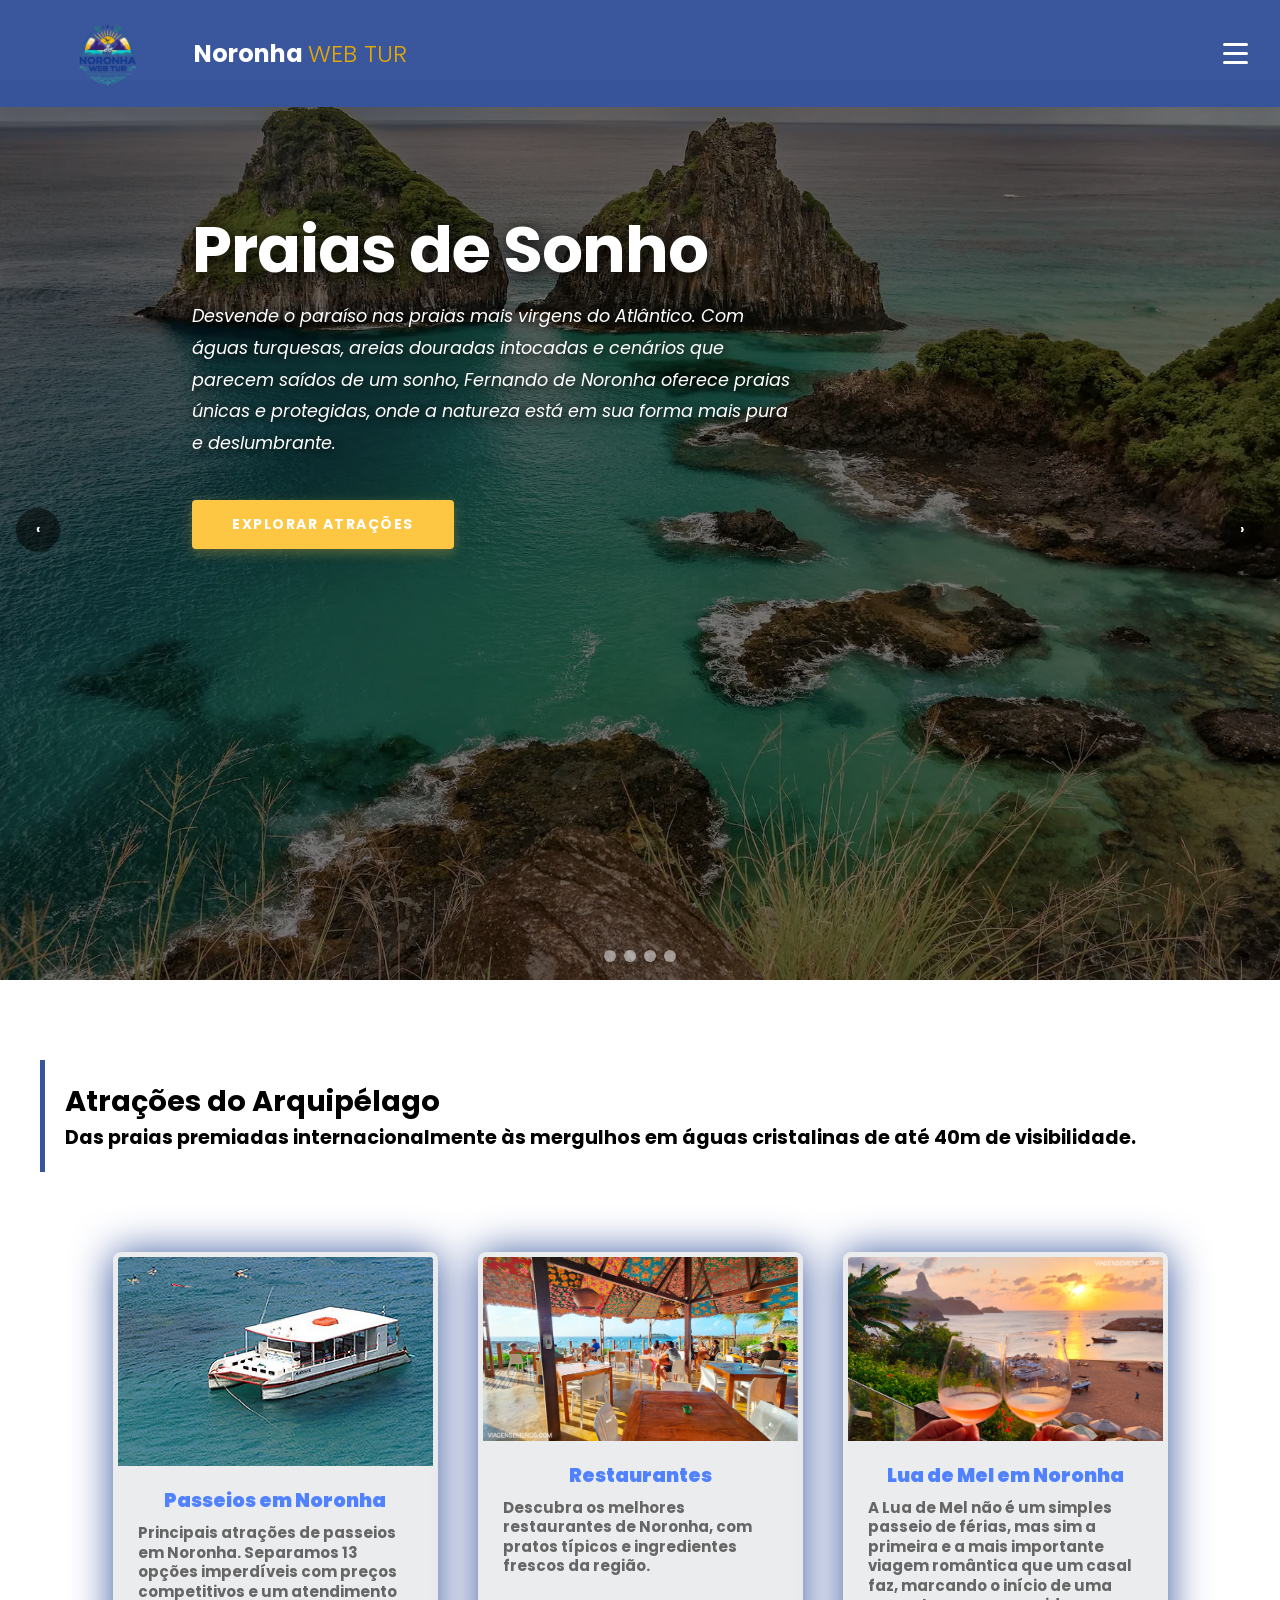
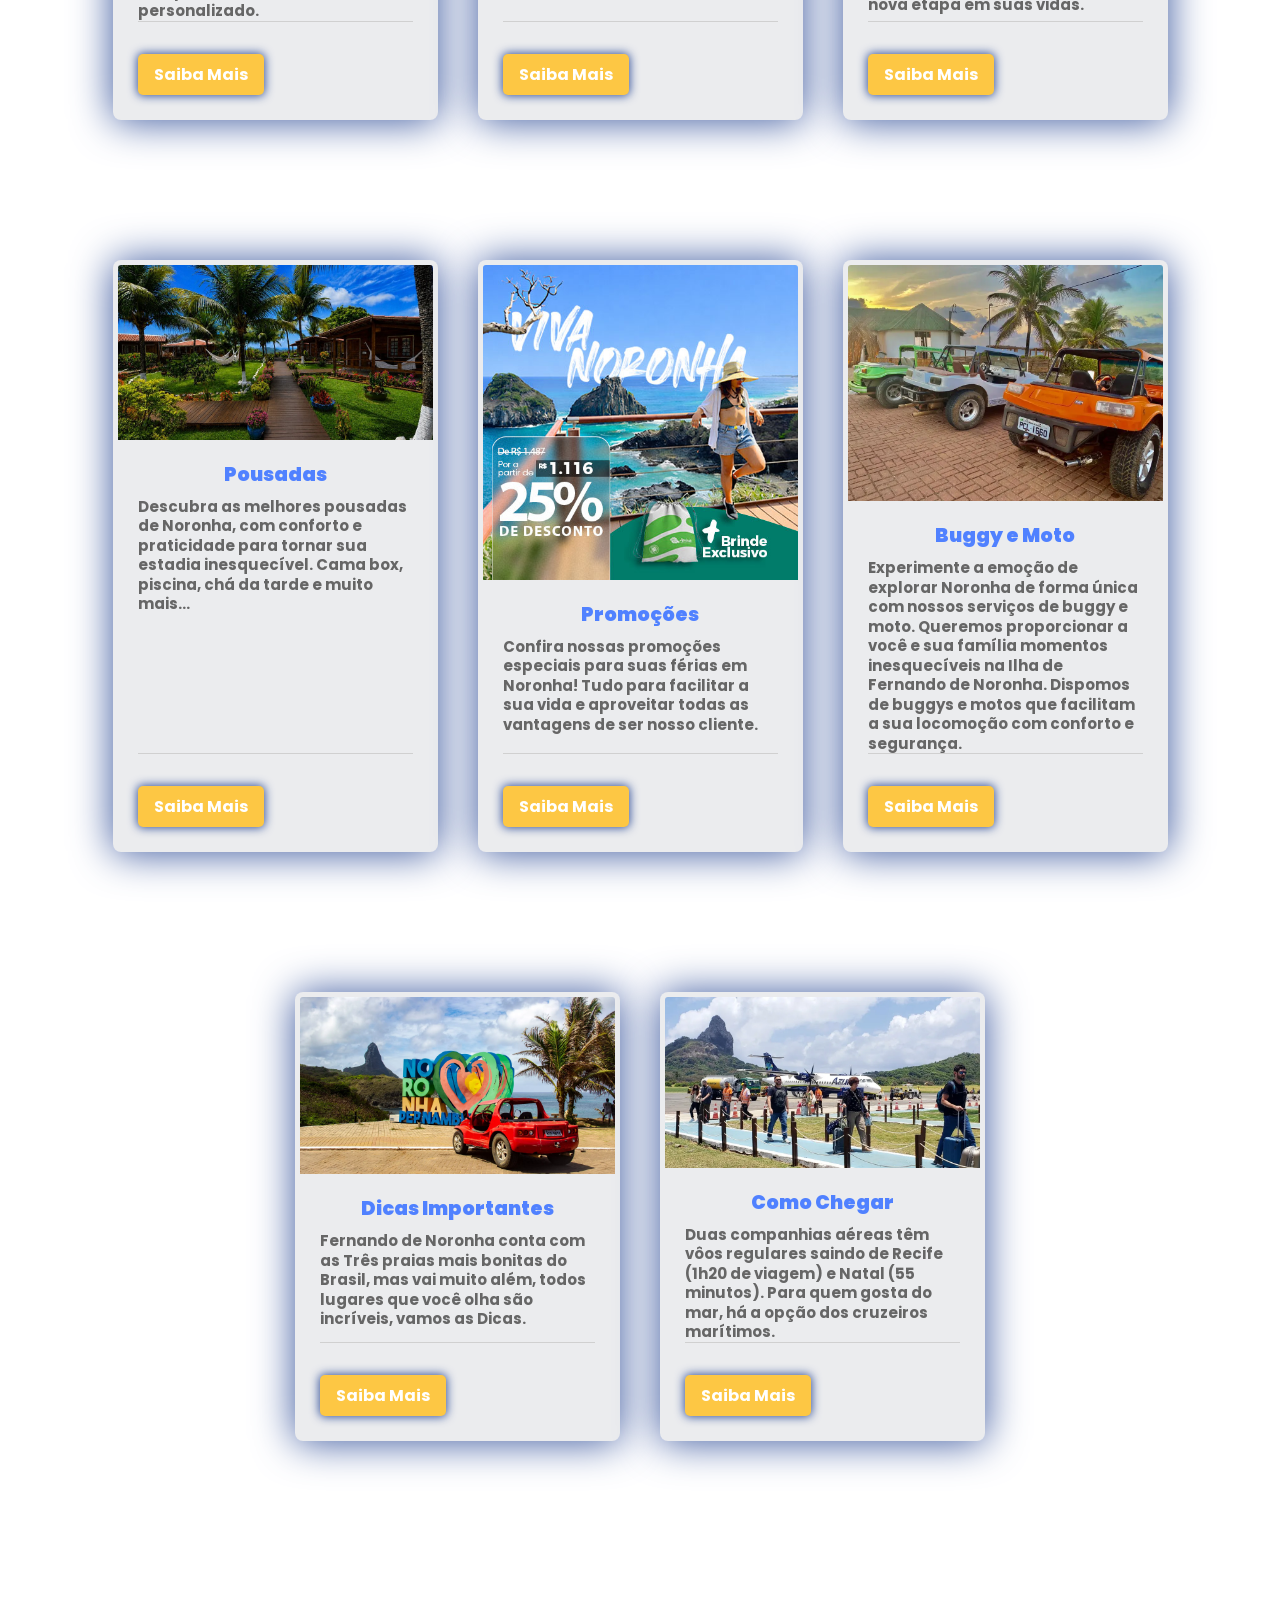
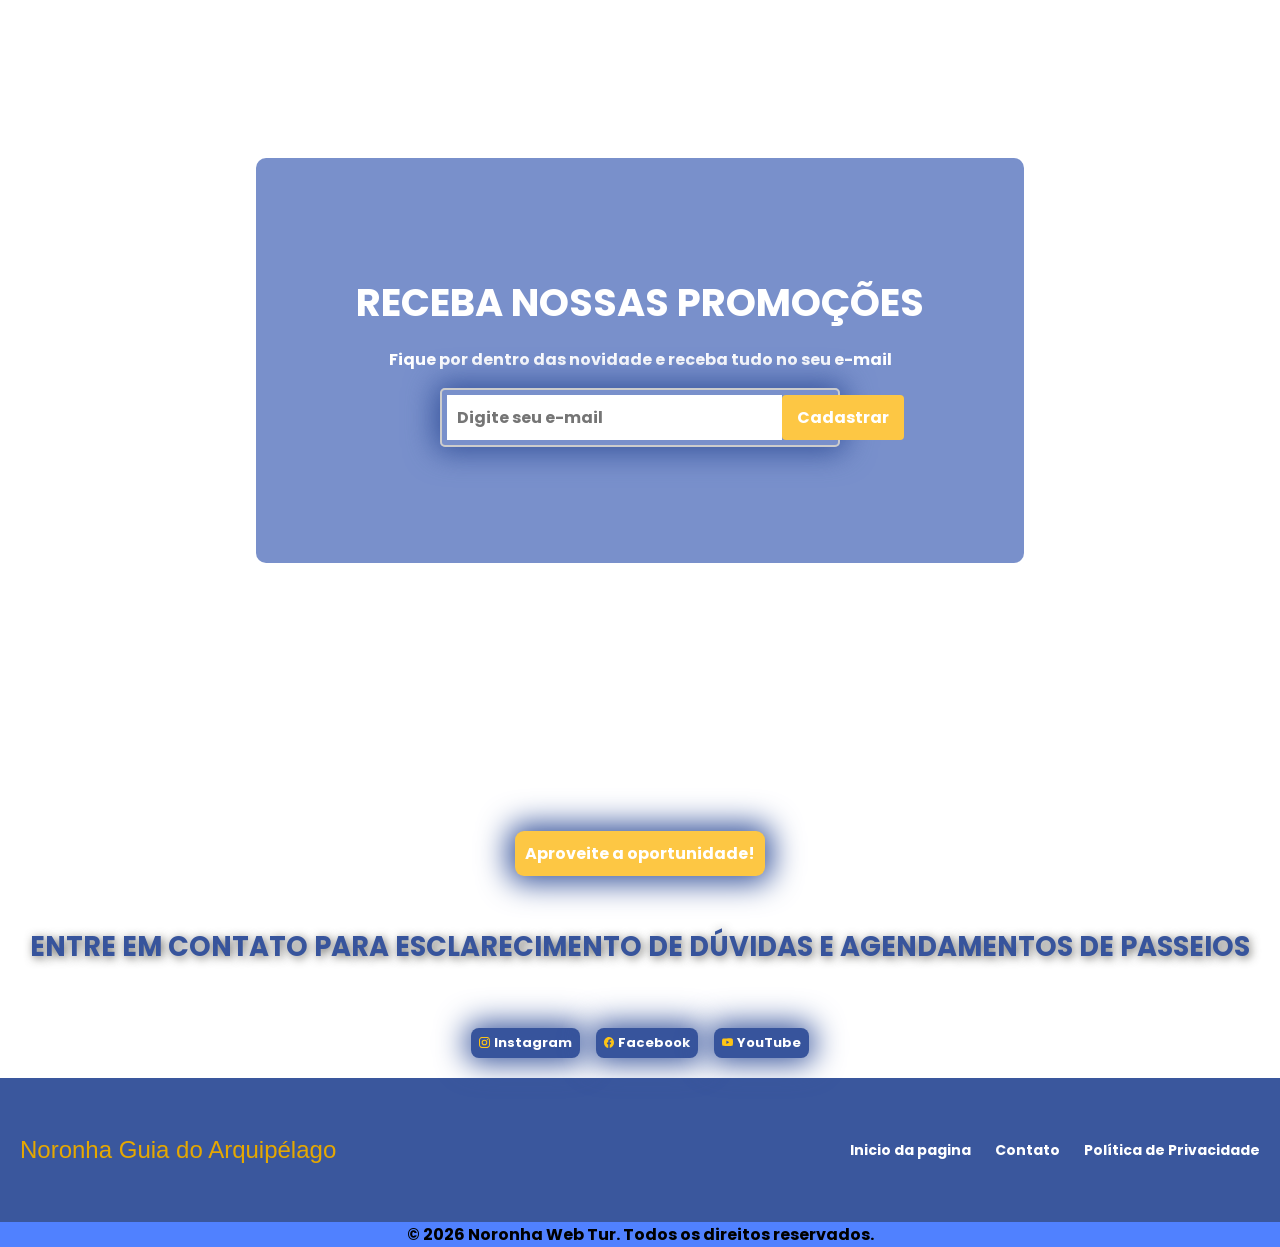
<file: index.html>
<!DOCTYPE html>
<html lang="pt-br">

<head>
    <meta charset="UTF-8">
    <meta name="viewport" content="width=device-width, initial-scale=1.0">
    <title>Noronha Web tur</title>
    <link rel="stylesheet" href="main.css">
    <link rel="stylesheet" href="https://cdn.jsdelivr.net/npm/swiper@11/swiper-bundle.min.css">
    <script src="https://cdn.jsdelivr.net/npm/swiper@11/swiper-bundle.min.js"></script>
    <link rel="preconnect" href="https://fonts.googleapis.com">
    <link rel="preconnect" href="https://fonts.gstatic.com" crossorigin>
    <link href="https://fonts.googleapis.com/css2?family=Poppins:wght@300;400;500;700&display=swap" rel="stylesheet">
</head>

<body> 
    <header>
        <div class="header-container">
            <div class="logo">
                <a href="index.html">
                    <img src="img/imagem-logo.png" alt="Logo Noronha  Web tur" >
                    <p class="slogan">Noronha <span>WEB TUR</span></p>
                </a>
            </div>

            <nav>
                <button class="hamburger" id="hamburger" aria-label="Menu">
                    <span></span>
                    <span></span>
                    <span></span>
                </button>

                <ul id="menu-nav" class="nav-menu">
                    <li class="menu-item">
                        <button class="menu-btn" id="btnNoronha">
                            Noronha ▼
                        </button>
                        <div id="menuNoronha" class="submenu">
                            <a href="mapa.html">MAPA DA ILHA</a>
                        </div>
                    </li>

                    <li><a href="pacotes.html">Pacotes</a></li>
                    <li><a href="restaurantes.html">Restaurantes</a></li>
                    <li><a href="passeios.html">Passeios</a></li>
                    <li><a href="reserva.html">Reservas</a></li>
                    <li><a href="pousadas.html">Pousadas</a></li>
                    <li><a href="comochegar.html">Como chegar</a></li>
                </ul>
            </nav>
        </div>
    </header>
    <main class="container">

        <section class="carrosel">

            <div class="list-item active">
                <img src="img/imagem-1.webp" alt="">

                <div class="card-texto">
                    <h2 class="titulo">Praias de Sonho</h2>
                    <p class="descricao">Desvende o paraíso nas praias mais virgens do Atlântico. Com águas turquesas,
                        areias douradas intocadas e cenários que parecem saídos de um sonho, Fernando de Noronha oferece
                        praias únicas e protegidas, onde a natureza está em sua forma mais pura e deslumbrante.
                    </p>
                    <div class="buttons">
                        <a href="#secao-atracoes" class="btn">Explorar Atrações</a>
                    </div>
                </div>
            </div>


            <div class="list-item">
                <img src="img/imagem-2.jpg" alt="">

                <div class="card-texto">
                    <h2 class="titulo">Mergulhe na Magia Marinha</h2>
                    <p class="descricao">Explore um universo subaquático extraordinário com recifes vibrantes,
                        tartarugas majestosas e golfinhos dançantes. Noronha é um santuário vivo onde você se conecta
                        com a natureza em seu estado mais puro, oferecendo mergulhos e snorkels que transformam sonhos
                        em realidade.
                    </p>
                    <div class="buttons">
                        <a href="#secao-atracoes" class="btn">Explorar Atrações</a>

                    </div>
                </div>
            </div>

            <div class="list-item">
                <img src="img/imagem-3.avif" alt="">

                <div class="card-texto">
                    <h2 class="titulo">Aventura e Contemplação</h2>
                    <p class="descricao">Caminhe por trilhas selvagens que revelam vistas de tirar o fôlego do Atlântico
                        infinito. Escarpas gigantescas, formações rochosas primitivas e pôr do sol avermelhado criam uma
                        sinfonia de paisagens que tocam a alma e deixam memórias eternas gravadas no coração.
                    </p>
                    <div class="buttons">
                        <a href="#secao-atracoes" class="btn">Explorar Atrações</a>
                    </div>
                </div>
            </div>

            <div class="list-item">
                <img src="img/imagem-formulario.jpg" alt="">

                <div class="card-texto">
                    <h2 class="titulo">Aventura e Contemplação</h2>
                    <p class="descricao">Caminhe por trilhas selvagens que revelam vistas de tirar o fôlego do Atlântico
                        infinito. Escarpas gigantescas, formações rochosas primitivas e pôr do sol avermelhado criam uma
                        sinfonia de paisagens que tocam a alma e deixam memórias eternas gravadas no coração.
                    </p>
                    <div class="buttons">
                        <a href="#secao-atracoes" class="btn">Explorar Atrações</a>
                    </div>
                </div>
            </div>

            <!-- Controles do carrossel -->
            <button class="carousel-btn prev" aria-label="Anterior">‹</button>
            <button class="carousel-btn next" aria-label="Próximo">›</button>

            <!-- Indicadores -->
            <div class="carousel-indicators" aria-hidden="false"></div>

        </section>
        <section>
            <div id="secao-atracoes" class="secao-atracoes">
                <div class="titulo-atracoes">
                    <h2>Atrações do Arquipélago</h2>
                    <p>Das praias premiadas internacionalmente às mergulhos em águas cristalinas de até 40m de
                        visibilidade.
                    </p>

                </div>
                <div class="cards-atracoes">
                    <div class="card">
                        <img src="img/passeios-600x399-90.jpg" alt="">
                        <div class="card-conteudo">
                            <h3>Passeios em Noronha</h3>
                            <p>Principais atrações de passeios em Noronha. Separamos 13 opções imperdíveis com preços
                                competitivos e um atendimento personalizado.</p>

                            <div class="card-bts">
                                <a href="cadastro.html">Saiba Mais</a>
                            </div>
                        </div>

                    </div>

                    <div class="card">
                        <img src="img/restaurante.jpg" alt="">
                        <div class="card-conteudo">
                            <h3>Restaurantes</h3>
                            <p>Descubra os melhores restaurantes de Noronha, com pratos típicos e ingredientes frescos
                                da região.</p>

                            <div class="card-bts">
                                <a href="cadastro.html">Saiba Mais</a>
                            </div>
                        </div>

                    </div>

                    <div class="card">
                        <img src="img/luademel.jpg" alt="">
                        <div class="card-conteudo">
                            <h3>Lua de Mel em Noronha</h3>
                            <p>A Lua de Mel não é um simples passeio de férias, mas sim a primeira e a mais importante
                                viagem romântica que um casal faz, marcando o início de uma nova etapa em suas vidas.
                            </p>
                            <div class="card-bts">
                                <a href="cadastro.html">Saiba Mais</a>
                            </div>
                        </div>
                    </div>

                    <div class="card">
                        <img src="img/pousada.jpg" alt="">
                        <div class="card-conteudo">
                            <h3>Pousadas</h3>
                            <p>Descubra as melhores pousadas de Noronha, com conforto e praticidade para tornar sua
                                estadia inesquecível.
                                Cama box, piscina, chá da tarde e muito mais...
                            </p>
                            <div class="card-bts">
                                <a href="cadastro.html">Saiba Mais</a>
                            </div>
                        </div>
                    </div>

                    <div class="card">
                        <img src="img/promocao.jpg" alt="promoção">
                        <div class="card-conteudo">
                            <h3>Promoções</h3>
                            <p>Confira nossas promoções especiais para suas férias em Noronha!
                                Tudo para facilitar a sua vida e aproveitar todas as vantagens de ser nosso cliente.
                            </p>
                            <div class="card-bts">
                                <a href="cadastro.html">Saiba Mais</a>
                            </div>
                        </div>
                    </div>

                    <div class="card">
                        <img src="img/buggy-e-moto.webp" alt="">
                        <div class="card-conteudo">
                            <h3>Buggy e Moto</h3>
                            <p>Experimente a emoção de explorar Noronha de forma única com nossos serviços de buggy e
                                moto.
                                Queremos proporcionar a você e sua família momentos inesquecíveis na Ilha de Fernando de
                                Noronha. Dispomos de buggys e motos que facilitam a sua locomoção com conforto e
                                segurança.
                            </p>
                            <div class="card-bts">
                                <a href="cadastro.html">Saiba Mais</a>
                            </div>
                        </div>
                    </div>

                    <div class="card">
                        <img src="img/imagem-dicas.webp" alt="">
                        <div class="card-conteudo">
                            <h3>Dicas Importantes</h3>
                            <p>Fernando de Noronha conta com as Três praias mais bonitas do Brasil, mas vai muito além,
                                todos lugares que você olha são incríveis, vamos as Dicas.</p>
                            <div class="card-bts">
                                <a href="cadastro.html">Saiba Mais</a>
                            </div>
                        </div>
                    </div>

                    <div class="card">
                        <img src="img/imagem-como-chegar.webp" alt="">
                        <div class="card-conteudo">
                            <h3>Como Chegar</h3>
                            <p>Duas companhias aéreas têm vôos regulares saindo de Recife (1h20 de viagem) e Natal (55
                                minutos). Para quem gosta do mar, há a opção dos cruzeiros marítimos.</p>
                            <div class="card-bts">
                                <a href="cadastro.html">Saiba Mais</a>
                            </div>
                        </div>
                    </div>
                </div>
            </div>
        </section>
        <section>
            <div class="secao-promocoes ">
                <div class="conteudo-promocoes">
                    <h2>RECEBA NOSSAS PROMOÇÕES</h2>
                    <p>Fique por dentro das novidade e receba tudo no seu e-mail</p>
                    <form class="formulario-email" action="/" method="post">
                        <input type="email" placeholder="Digite seu e-mail" required>
                        <button type="submit">Cadastrar</button>
                    </form>
                </div>
            </div>
        </section>
        <section>
            <div class="secao-contato">
                <div class="conteudo-contato">
                    <p>Aproveite a oportunidade!</p>
                    <h3>Entre em contato para esclarecimento de dúvidas e agendamentos de passeios</h3>
                    <div class="links-contato">
                        <a class="apresentacao-links" href="#" target="_blank"><img src="img/instagram.svg"
                                alt="instagram">Instagram</a>
                        <a class="apresentacao-links" href="#" target="_blank"><img src="img/facebook.svg"
                                alt="instagram">Facebook</a>
                        <a class="apresentacao-links" href="#" target="_blank"><img src="img/youtube.svg"
                                alt="instagram">YouTube</a>
                    </div>
                </div>
            </div>

        </section>
    </main>
    <footer>
        <div class="secao-rodape">

            <div class="conteudo-rodape">

                <h3>Noronha Guia do Arquipélago</h3>
                <nav>
                    <ul>
                        <li><a href="index.html">Inicio da pagina</a></li>
                        <li><a href="">Contato</a></li>
                        <li><a href="">Política de Privacidade</a></li>
                    </ul>
                </nav>
            </div>

            <p>© 2026 Noronha Web Tur. Todos os direitos reservados.</p>
        </div>
    </footer>
    <script src="script.js"></script>
</body>

</html>
</file>
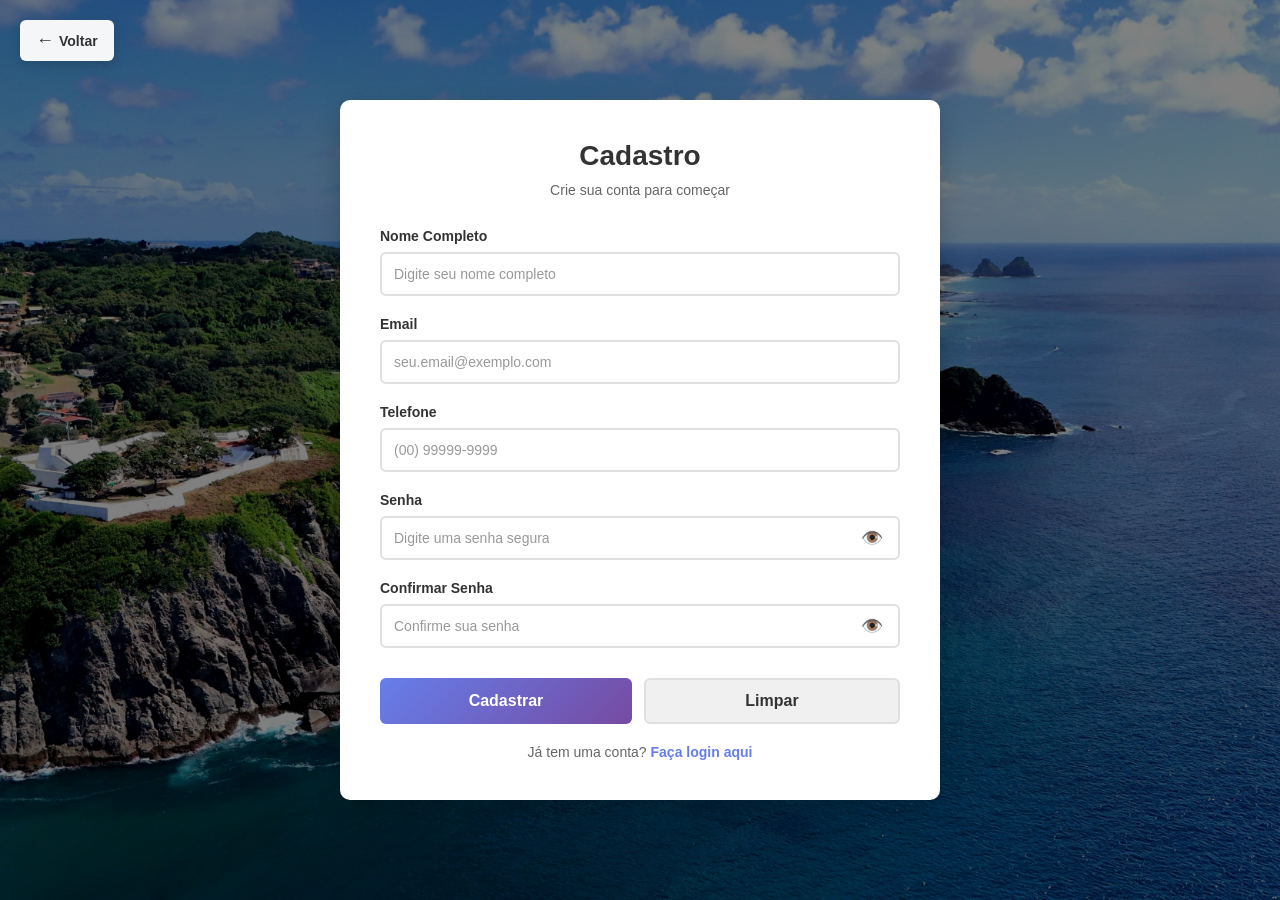
<file: cadastro.html>
<!DOCTYPE html>
<html lang="pt-BR">

<head>
    <meta charset="UTF-8">
    <meta name="viewport" content="width=device-width, initial-scale=1.0">
    <title>Cadastro - Noronha Web Tur</title>
    <link rel="stylesheet" href="CSS/cadastro.css">
</head>

<body>
    <!-- Carrosel de Fundo -->
    <section class="carrosel">
        <div class="list-item active">
            <img src="img/imagem-2.jpg" alt="">
        </div>

        <div class="list-item">
            <img src="img/imagem-formulario.jpg" alt="">
        </div>

        <div class="list-item">
            <img src="img/pousada.jpg" alt="">
        </div>

        <div class="list-item">
            <img src="img/imagem-1.webp" alt="">
        </div>
    </section>

    <button class="btn-voltar" onclick="history.back()" title="Voltar">
        <span>←</span> Voltar
    </button>

    <main>
        <div class="container">
            <h1>Cadastro</h1>
            <p class="subtitle">Crie sua conta para começar</p>

            <form id="cadastroForm">
                <!-- Nome Completo -->
                <div class="form-group">
                    <label for="nome">Nome Completo</label>
                    <input type="text" id="nome" name="nome" placeholder="Digite seu nome completo" required>
                    <div class="error" id="erroNome"></div>
                </div>

                <!-- Email -->
                <div class="form-group">
                    <label for="email">Email</label>
                    <input type="email" id="email" name="email" placeholder="seu.email@exemplo.com" required>
                    <div class="error" id="erroEmail"></div>
                </div>

                <!-- Telefone -->
                <div class="form-group">
                    <label for="telefone">Telefone</label>
                    <input type="tel" id="telefone" name="telefone" placeholder="(00) 99999-9999">
                    <div class="error" id="erroTelefone"></div>
                </div>

                <!-- Senha -->
                <div class="form-group">
                    <label for="senha">Senha</label>
                    <div class="password-container">
                        <input type="password" id="senha" name="senha" placeholder="Digite uma senha segura" required>
                        <button type="button" class="toggle-password" onclick="togglePassword('senha')">👁️</button>
                    </div>
                    <div class="error" id="erroSenha"></div>
                </div>

                <!-- Confirmar Senha -->
                <div class="form-group">
                    <label for="confirmaSenha">Confirmar Senha</label>
                    <div class="password-container">
                        <input type="password" id="confirmaSenha" name="confirmaSenha" placeholder="Confirme sua senha"
                            required>
                        <button type="button" class="toggle-password"
                            onclick="togglePassword('confirmaSenha')">👁️</button>
                    </div>
                    <div class="error" id="erroConfirmaSenha"></div>
                </div>

                <!-- Botões -->
                <div class="button-group">
                    <button type="submit" class="btn-submit">Cadastrar</button>
                    <button type="reset" class="btn-cancel">Limpar</button>
                </div>
            </form>

            <div class="login-link">
                Já tem uma conta? <a href="index.html">Faça login aqui</a>
            </div>
        </div>
    </main>

    <script>
        // Toggle de visibilidade de senha
        function togglePassword(fieldId) {
            const field = document.getElementById(fieldId);
            if (field.type === 'password') {
                field.type = 'text';
            } else {
                field.type = 'password';
            }
        }

        // Validação do formulário
        document.getElementById('cadastroForm').addEventListener('submit', function (e) {
            e.preventDefault();

            // Limpar erros anteriores
            document.querySelectorAll('.error').forEach(el => el.classList.remove('show'));

            // Obter valores
            const nome = document.getElementById('nome').value.trim();
            const email = document.getElementById('email').value.trim();
            const telefone = document.getElementById('telefone').value.trim();
            const senha = document.getElementById('senha').value;
            const confirmaSenha = document.getElementById('confirmaSenha').value;

            let temErro = false;

            // Validar nome
            if (nome.length < 3) {
                mostrarErro('erroNome', 'Nome deve ter pelo menos 3 caracteres');
                temErro = true;
            }

            // Validar email
            if (!validarEmail(email)) {
                mostrarErro('erroEmail', 'Email inválido');
                temErro = true;
            }

            // Validar senha
            if (senha.length < 6) {
                mostrarErro('erroSenha', 'Senha deve ter pelo menos 6 caracteres');
                temErro = true;
            }

            // Validar confirmação de senha
            if (senha !== confirmaSenha) {
                mostrarErro('erroConfirmaSenha', 'As senhas não coincidem');
                temErro = true;
            }

            // Se não houver erros, enviar dados
            if (!temErro) {
                alert('Cadastro realizado com sucesso!');
                // Aqui você pode enviar os dados para o servidor
                this.reset();
            }
        });

        // Função para validar email
        function validarEmail(email) {
            const regex = /^[^\s@]+@[^\s@]+\.[^\s@]+$/;
            return regex.test(email);
        }

        // Função para mostrar erro
        function mostrarErro(elementId, mensagem) {
            const elemento = document.getElementById(elementId);
            elemento.textContent = mensagem;
            elemento.classList.add('show');
        }

        // Validação em tempo real
        document.getElementById('email').addEventListener('blur', function () {
            const erroElement = document.getElementById('erroEmail');
            if (!validarEmail(this.value.trim()) && this.value.trim() !== '') {
                mostrarErro('erroEmail', 'Email inválido');
            } else {
                erroElement.classList.remove('show');
            }
        });

        document.getElementById('senha').addEventListener('change', function () {
            const confirmaSenha = document.getElementById('confirmaSenha');
            if (confirmaSenha.value && this.value !== confirmaSenha.value) {
                mostrarErro('erroConfirmaSenha', 'As senhas não coincidem');
            } else if (confirmaSenha.value === this.value) {
                document.getElementById('erroConfirmaSenha').classList.remove('show');
            }
        });

        document.getElementById('confirmaSenha').addEventListener('change', function () {
            const senha = document.getElementById('senha');
            if (this.value && senha.value !== this.value) {
                mostrarErro('erroConfirmaSenha', 'As senhas não coincidem');
            } else if (this.value === senha.value) {
                document.getElementById('erroConfirmaSenha').classList.remove('show');
            }
        });
    </script>
    <script src="script.js"></script>
    <script>
        // Script de carrosel inline para garantir funcionamento
        document.addEventListener('DOMContentLoaded', function () {
            console.log('Carrosel iniciando...');

            const slides = document.querySelectorAll('.carrosel .list-item');
            const prevBtn = document.querySelector('.carousel-btn.prev');
            const nextBtn = document.querySelector('.carousel-btn.next');
            const indicatorsWrap = document.querySelector('.carousel-indicators');

            console.log('Slides encontrados:', slides.length);
            console.log('Botões:', prevBtn, nextBtn);
            console.log('Indicadores:', indicatorsWrap);

            if (slides.length === 0) {
                console.error('Nenhum slide encontrado!');
                return;
            }

            let current = 0;
            let autoplayInterval = null;

            // Atualizar indicadores
            function updateIndicators() {
                const indicators = document.querySelectorAll('.carousel-indicators button');
                indicators.forEach((indicator, i) => {
                    indicator.classList.toggle('active', i === current);
                });
            }

            // Atualizar slides
            function updateSlides() {
                console.log('Atualizando para slide:', current);
                slides.forEach((slide, i) => {
                    slide.classList.toggle('active', i === current);
                });
                updateIndicators();
            }

            // Criar indicadores
            function createIndicators() {
                indicatorsWrap.innerHTML = '';
                slides.forEach((_, i) => {
                    const btn = document.createElement('button');
                    btn.addEventListener('click', () => {
                        current = i;
                        updateSlides();
                        resetAutoplay();
                    });
                    indicatorsWrap.appendChild(btn);
                });
                updateIndicators();
            }

            // Próximo slide
            function nextSlide() {
                current = (current + 1) % slides.length;
                updateSlides();
                console.log('Próximo slide:', current);
            }

            // Slide anterior
            function prevSlide() {
                current = (current - 1 + slides.length) % slides.length;
                updateSlides();
            }

            // Autoplay
            function startAutoplay() {
                autoplayInterval = setInterval(nextSlide, 3500);
                console.log('Autoplay iniciado');
            }

            function stopAutoplay() {
                if (autoplayInterval) {
                    clearInterval(autoplayInterval);
                    console.log('Autoplay pausado');
                }
            }

            function resetAutoplay() {
                stopAutoplay();
                startAutoplay();
            }

            // Event listeners dos botões
            if (prevBtn) {
                prevBtn.addEventListener('click', () => {
                    prevSlide();
                    resetAutoplay();
                });
            }

            if (nextBtn) {
                nextBtn.addEventListener('click', () => {
                    nextSlide();
                    resetAutoplay();
                });
            }

            // Pausar ao passar o mouse
            const carousel = document.querySelector('.carrosel');
            if (carousel) {
                carousel.addEventListener('mouseenter', stopAutoplay);
                carousel.addEventListener('mouseleave', startAutoplay);
            }

            // Iniciar carrosel
            createIndicators();
            updateSlides();
            startAutoplay();
        });
    </script>
</body>

</html>
</file>
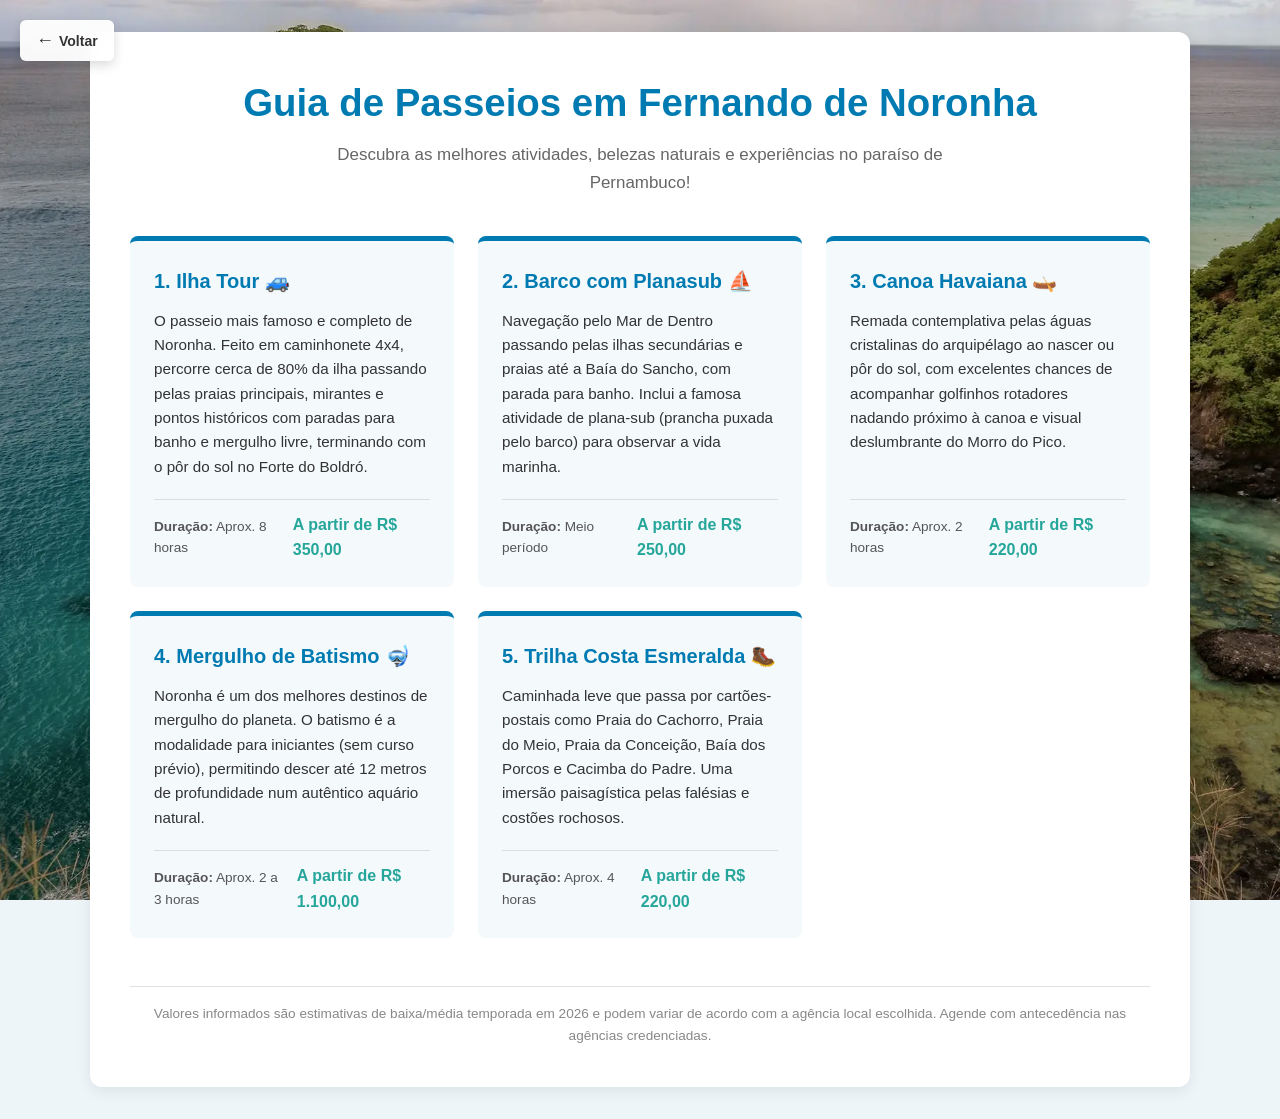
<file: passeios.html>
<!DOCTYPE html>
<html lang="pt-BR">
<head>
    <meta charset="UTF-8">
    <meta name="viewport" content="width=device-width, initial-scale=1.0">
    <title>Passeios e Roteiro - Fernando de Noronha</title>
    <style>
        :root {
            --primary: #007bb2;
            --secondary: #26a69a;
            --bg-card: #f4f9fc;
            --text-main: #333;
            --text-muted: #666;
            --radius: 12px;
        }

        /* Reset básico e fluidez global */
        *, *::before, *::after {
            box-sizing: border-box;
            margin: 0;
            padding: 0;
        }

        body {
            background-image: linear-gradient(rgba(0, 0, 0, 0.1), rgba(0, 0, 0, 0.3)), url('/img/imagem-1.webp');
        background-position: center;
        background-size: cover;
        background-repeat: no-repeat;
        background-attachment: fixed;
            font-family: -apple-system, BlinkMacSystemFont, 'Segoe UI', Roboto, Helvetica, Arial, sans-serif;
            line-height: 1.6;
            background-color: #eef5f8;
            color: var(--text-main);
            padding: 1rem;
        }

        .btn-voltar {
        position: fixed;
        top: 20px;
        left: 20px;
        z-index: 100;
        background: rgba(255, 255, 255, 0.95);
        color: #333;
        padding: 10px 16px;
        border-radius: 6px;
        text-decoration: none;
        font-weight: 600;
        font-size: 14px;
        display: flex;
        align-items: center;
        gap: 5px;
        transition: all 0.3s ease;
        box-shadow: 0 4px 12px rgba(0, 0, 0, 0.15);
        backdrop-filter: blur(10px);
        border: none;
    }

    .btn-voltar:hover {
        background: white;
        transform: translateX(-4px);
        box-shadow: 0 6px 16px rgba(0, 0, 0, 0.2);
    }

    .btn-voltar:active {
        transform: translateX(-2px);
    }

    .btn-voltar span {
        font-size: 18px;
    }

        /* Container principal fluído e responsivo */
        .container {
            width: 100%;
            max-width: 1100px;
            margin: 0 auto;
            background: #fff;
            padding: 1.5rem;
            border-radius: var(--radius);
            box-shadow: 0 4px 15px rgba(0,0,0,0.08);
        }

        /* Topo da página */
        header {
            text-align: center;
            margin-bottom: 2.5rem;
        }

        h1 {
            color: var(--primary);
            font-size: calc(1.6rem + 1vw); /* Título escalável conforme a tela */
            margin-bottom: 0.5rem;
        }

        .subtitle {
            color: var(--text-muted);
            font-size: calc(0.9rem + 0.2vw);
            max-width: 700px;
            margin: 0 auto;
        }

        /* Grid de cartões de passeios que se adapta dinamicamente */
        .tours-grid {
            display: grid;
            grid-template-columns: repeat(auto-fill, minmax(280px, 1fr));
            gap: 1.5rem;
        }

        /* Estrutura flexível interna de cada card */
        .tour-card {
            background-color: var(--bg-card);
            border-top: 5px solid var(--primary); /* Borda superior funciona melhor em layouts de grade */
            padding: 1.5rem;
            border-radius: 8px;
            display: flex;
            flex-direction: column;
            justify-content: space-between;
            transition: transform 0.2s ease, box-shadow 0.2s ease;
        }

        .tour-card:hover {
            transform: translateY(-4px);
            box-shadow: 0 6px 12px rgba(0,0,0,0.1);
        }

        .tour-title {
            font-size: 1.25rem;
            color: var(--primary);
            margin-bottom: 0.75rem;
        }

        .tour-description {
            font-size: 0.95rem;
            flex-grow: 1; /* Garante que o texto ocupe o espaço antes do rodapé do card */
            margin-bottom: 1.25rem;
        }

        /* Rodapé interno do card com layout empilhável para telas minúsculas */
        .tour-details {
            display: flex;
            flex-direction: column;
            gap: 0.5rem;
            font-size: 0.85rem;
            color: #555;
            border-top: 1px solid #ddd;
            padding-top: 0.75rem;
        }

        .price {
            font-weight: bold;
            color: var(--secondary);
            font-size: 1rem;
        }

        /* Rodapé da página */
        footer {
            text-align: center;
            margin-top: 3rem;
            font-size: 0.85rem;
            color: #888;
            padding-top: 1rem;
            border-top: 1px solid #e0e0e0;
        }

        /* Ajustes finos para telas de tablets e computadores maiores */
        @media (min-width: 600px) {
            body {
                padding: 2rem;
            }
            .container {
                padding: 2.5rem;
            }
            .tour-details {
                flex-direction: row;
                justify-content: space-between;
                align-items: center;
            }
        }
    </style>
</head>
<body>

<div class="container">
    <button class="btn-voltar" onclick="history.back()" title="Voltar">
        <span>←</span> Voltar
    </button>

    <header>
        <h1>Guia de Passeios em Fernando de Noronha</h1>
        <p class="subtitle">Descubra as melhores atividades, belezas naturais e experiências no paraíso de Pernambuco!</p>
    </header>

    <main class="tours-grid">
        <!-- Passeio 1 -->
        <article class="tour-card">
            <div>
                <h2 class="tour-title">1. Ilha Tour 🚙</h2>
                <p class="tour-description">O passeio mais famoso e completo de Noronha. Feito em caminhonete 4x4, percorre cerca de 80% da ilha passando pelas praias principais, mirantes e pontos históricos com paradas para banho e mergulho livre, terminando com o pôr do sol no Forte do Boldró.</p>
            </div>
            <div class="tour-details">
                <span><strong>Duração:</strong> Aprox. 8 horas</span>
                <span class="price">A partir de R$ 350,00</span>
            </div>
        </article>

        <!-- Passeio 2 -->
        <article class="tour-card">
            <div>
                <h2 class="tour-title">2. Barco com Planasub ⛵</h2>
                <p class="tour-description">Navegação pelo Mar de Dentro passando pelas ilhas secundárias e praias até a Baía do Sancho, com parada para banho. Inclui a famosa atividade de plana-sub (prancha puxada pelo barco) para observar a vida marinha.</p>
            </div>
            <div class="tour-details">
                <span><strong>Duração:</strong> Meio período</span>
                <span class="price">A partir de R$ 250,00</span>
            </div>
        </article>

        <!-- Passeio 3 -->
        <article class="tour-card">
            <div>
                <h2 class="tour-title">3. Canoa Havaiana 🛶</h2>
                <p class="tour-description">Remada contemplativa pelas águas cristalinas do arquipélago ao nascer ou pôr do sol, com excelentes chances de acompanhar golfinhos rotadores nadando próximo à canoa e visual deslumbrante do Morro do Pico.</p>
            </div>
            <div class="tour-details">
                <span><strong>Duração:</strong> Aprox. 2 horas</span>
                <span class="price">A partir de R$ 220,00</span>
            </div>
        </article>

        <!-- Passeio 4 -->
        <article class="tour-card">
            <div>
                <h2 class="tour-title">4. Mergulho de Batismo 🤿</h2>
                <p class="tour-description">Noronha é um dos melhores destinos de mergulho do planeta. O batismo é a modalidade para iniciantes (sem curso prévio), permitindo descer até 12 metros de profundidade num autêntico aquário natural.</p>
            </div>
            <div class="tour-details">
                <span><strong>Duração:</strong> Aprox. 2 a 3 horas</span>
                <span class="price">A partir de R$ 1.100,00</span>
            </div>
        </article>

        <!-- Passeio 5 -->
        <article class="tour-card">
            <div>
                <h2 class="tour-title">5. Trilha Costa Esmeralda 🥾</h2>
                <p class="tour-description">Caminhada leve que passa por cartões-postais como Praia do Cachorro, Praia do Meio, Praia da Conceição, Baía dos Porcos e Cacimba do Padre. Uma imersão paisagística pelas falésias e costões rochosos.</p>
            </div>
            <div class="tour-details">
                <span><strong>Duração:</strong> Aprox. 4 horas</span>
                <span class="price">A partir de R$ 220,00</span>
            </div>
        </article>
    </main>

    <footer>
        <p>Valores informados são estimativas de baixa/média temporada em 2026 e podem variar de acordo com a agência local escolhida. Agende com antecedência nas agências credenciadas.</p>
    </footer>
</div>

</body>
</html>
</file>
<file: main.css>
* {
    margin: 0;
    padding: 0;
    box-sizing: border-box;
    list-style: none;
    text-decoration: none;
    font-weight: bold;
    font-family: "Poppins", sans-serif;
}

:root {
    --cor-fundo-logo: #5081ff;
    --cor-detalhes: #FDC744;
    --cor-fundo-site: #FFFFFF;
    --cor-texto-principal: #37549C;
    
    --cor-detalhes-escuro: #E6A800;
    --headline-gradiente-moderno: linear-gradient(135deg, rgba(59, 177, 165, 0.9), rgba(131, 46, 150, 0.8));
    --headline-transparente-azul: rgba(55, 84, 156, 0.979);
    --headline-transparente-claro: rgb(255, 255, 255);
}

html {
    scroll-behavior: smooth;
}

header {
    width: 100%;
    background-color: var(--headline-transparente-azul);
    position: fixed;
    top: 0;
    left: 0;
    z-index: 3000;
    box-shadow: 0 6px 20px rgba(0, 0, 0, 0.12);
    padding: 0.8rem 2rem;
    transition: padding 0.32s ease, backdrop-filter 0.32s ease, background-color 0.32s ease;
}

header.shrink {
    padding: 0.35rem 2rem;
    background-color: rgba(17, 59, 163, 0.822);
    backdrop-filter: blur(20px);
}

.header-container {
    width: 100%;
    max-width: 1300px;
    margin: 0 auto;
    display: flex;
    align-items: center;
    justify-content: space-between;
    gap: 1rem;
}
.logo img {
    width: 150px;
}   

.logo span {
    font-weight: 300;
    color: var(--cor-detalhes-escuro);
}

.logo a {
    color: var(--headline-transparente-claro);
    display: flex;
    align-items: center;
    gap: 0.75rem;
    font-size: 1.5rem;
}

.slogan {
    margin: 0;
    font-size: 1.5rem;
    line-height: 1;
}

/*menu navegação*/

nav {
    display: flex;
    align-items: center;
}

.hamburger {
    display: none;
    flex-direction: column;
    cursor: pointer;
    background: none;
    border: none;
    gap: 6px;
    position: relative;
    /* permite z-index funcionar */
    z-index: 3100;
    /* garantir visibilidade mesmo após scroll */
}

.hamburger span {
    width: 25px;
    height: 3px;
    background-color: var(--headline-transparente-claro);
    border-radius: 2px;
    transition: all 0.3s ease;
}

.hamburger.active span:nth-child(1) {
    transform: rotate(45deg) translate(10px, 10px);
}

.hamburger.active span:nth-child(2) {
    opacity: 0;
}

.hamburger.active span:nth-child(3) {
    transform: rotate(-45deg) translate(8px, -8px);
}

.nav-menu {
    display: flex;
    flex-direction: row;
    align-items: center;
    justify-content: center;
    gap: 1.25rem;
    white-space: nowrap;
    /* evita que itens quebrem para a linha abaixo */
    list-style: none;
}

/* Layout seguro: logo não deve crescer e empurrar o hamburger */
.header-container {
    align-items: center;
}

.logo {
    flex: 0 0 auto;
}

nav {
    flex: 1 1 auto;
    display: flex;
    justify-content: flex-end;
    align-items: center;
}

.nav-menu li {
    position: relative;
}

.nav-menu li a,
.menu-btn {
    color: var(--headline-transparente-claro);
    text-decoration: none;
    padding: 10px 15px;
    font-size: 1rem;
    cursor: pointer;
    border: none;
    background: none;
    position: relative;
    display: inline-block;
    transition: color 0.25s ease;
}

/* linha única animada que "cresce" ao passar o mouse */
.nav-menu li a::after,
.menu-btn::after {
    content: "";
    position: absolute;
    left: 0;
    bottom: 6px;
    height: 3px;
    width: 100%;
    background: var(--cor-detalhes-escuro);
    transform: scaleX(0);
    transform-origin: left center;
    transition: transform 0.36s cubic-bezier(.25, .8, .25, 1);
    will-change: transform;
}

.nav-menu li a:hover::after,
.menu-btn:hover::after,
.nav-menu li a:focus::after,
.menu-btn:focus::after {
    transform: scaleX(1);
}

.nav-menu li a:hover,
.menu-btn:hover,
.nav-menu li a:focus,
.menu-btn:focus {
    color: var(--cor-fundo-site);
}

.submenu {
    display: none;
    position: absolute;
    top: calc(100% + 10px);
    left: 0;
    background: rgba(55, 84, 156, 0.95);
    border-radius: 8px;
    min-width: 200px;
    box-shadow: 0 10px 30px rgba(0, 0, 0, 0.2);
    backdrop-filter: blur(10px);
    z-index: 100;
}

.submenu a {
    display: block;
    padding: 12px 20px;
    color: var(--headline-transparente-claro);
    text-decoration: none;
    transition: background 0.3s ease;
}

.submenu a:hover {
    background-color: var(--cor-detalhes-escuro);
    color: var(--headline-transparente-claro);
}

.menu-item:hover .submenu {
    display: block;
}

/* Responsivo - Mobile */
@media (max-width: 1412px) {
    .hamburger {
        display: flex;
    }

    .nav-menu {
        display: none;
        position: absolute;
        top: 100%;
        left: 0;
        right: 0;
        flex-direction: column;
        background: rgba(55, 84, 156, 0.98);
        backdrop-filter: blur(10px);
        border-top: 1px solid rgba(255, 255, 255, 0.1);
        margin-top: 10px;
        border-radius: 0 0 10px 10px;
        padding: 20px 0;
        width: 100vw;
        /* ocupar toda a largura da viewport */
        max-width: 100%;
        z-index: 2000;
    }

    .nav-menu.active {
        display: flex;
        z-index: 2000;
        /* garantir que o menu móvel fique acima do conteúdo */
    }

    .nav-menu li {
        width: 100%;
        text-align: center;
    }

    .nav-menu li a,
    .menu-btn {
        width: 100%;
        padding: 15px;
        display: block;
    }

    .submenu {
        position: static;
        background: rgba(255, 255, 255, 0.1);
        margin-top: 10px;
        box-shadow: none;
        backdrop-filter: blur(5px);
    }

    .submenu a {
        padding: 10px 20px;
        border-left: 3px solid var(--cor-detalhes);
    }

    .menu-item:hover .submenu {
        display: block;
    }
}

/* Desktop */
@media (min-width: 1412px) {
    .hamburger {
        display: none;
    }

    .nav-menu {
        display: flex;
    }
}

header nav ul a {
    color: var(--headline-transparente-claro);
    margin-left: 0;
    font-weight: bold;
    font-size: 1.1rem;
    position: relative;
    overflow: hidden;
    transition: color 0.3s ease, transform 0.3s ease;
    padding: 0.25rem 0.15rem;
}

header nav ul a::after {
    content: "";
    position: absolute;
    left: 50%;
    bottom: -2px;
    width: 0;
    height: 2px;
    background: var(--cor-detalhes);
    transition: width 0.3s ease, left 0.3s ease;
}

header nav ul a:hover {
    color: var(--cor-detalhes-escuro);
    transform: translateY(-2px);
}

header nav ul a:hover::after {
    width: 100%;
    left: 0;
}

/* ///////////////////-/-</>------PAGINA------</> -/-////////////*/


.container {
    min-height: 100vh;
    margin-top: 80px;
}

.container .carrosel .list-item {
    height: 100%;
    width: 100%;
    position: absolute;
}

.container .carrosel .list-item img {
    height: 100%;
    width: 100%;
    object-fit: cover;
}
.container .carrosel .list-item::after {
    content: "";
    position: absolute;
    inset: 0;
    background: rgba(0, 0, 0, 0.521); /* ajuste a intensidade */
    z-index: 1;
}

.container .carrosel .list-item .card-texto {
    position: absolute;
    top: 15%;
    left: 15%;
    text-align: left;
    max-width: 600px;
    animation: fadeInLeft 0.1s ease-out;
    z-index: 10;
}

.container .carrosel .list-item .card-texto .titulo {
    font-size: 4rem;
    font-weight: 700;
    color: #FFFFFF;
    line-height: 1.1em;
    width: 80vw;
    margin-bottom: 1rem;
    text-shadow: 3px 3px 15px rgba(0, 0, 0, 0.9);
    letter-spacing: -1px;
}

.container .carrosel .list-item .card-texto .descricao {
    font-size: 1.1em;
    color: #FFFFFF;
    margin-bottom: 2.5rem;
    line-height: 1.8;
    font-weight: 400;
    font-style: italic;
    text-shadow: 2px 2px 10px rgba(0, 0, 0, 0.9);
}


.container .carrosel .list-item .card-texto .buttons a {
    border: none;
    background: var(--cor-detalhes);
    color: #FFFFFF;
    cursor: pointer;
    border-radius: 4px;
    padding: 14px 40px;
    font-size: 14px;
    font-weight: 700;
    text-transform: uppercase;
    letter-spacing: 1.5px;
    transition: all 0.3s ease;
    position: relative;
    overflow: hidden;
    display: inline-block;
    animation: slideInUp 0.8s ease-out 0.2s both;
    box-shadow: 0 4px 12px rgba(253, 199, 68, 0.3);
}

.container .carrosel .list-item .card-texto .buttons a::before {
    content: '';
    position: absolute;
    top: 0;
    left: -100%;
    width: 100%;
    height: 100%;
    background: rgba(255, 255, 255, 0.2);
    transition: left 0.5s;
    z-index: 1;
}

.container .carrosel .list-item .card-texto .buttons a:hover {
    transform: translateY(-2px);
    box-shadow: 0 8px 24px rgba(253, 199, 68, 0.5);
    background: #f5b800;
}

.container .carrosel .list-item .card-texto .buttons a:hover::before {
    left: 100%;
}

.container .carrosel .list-item .card-texto .buttons a:active {
    transform: translateY(0);
}

@keyframes slideInUp {
    from {
        opacity: 0;
        transform: translateY(30px);
    }

    to {
        opacity: 1;
        transform: translateY(0);
    }
}

@keyframes fadeInLeft {
    from {
        opacity: 0;
        transform: translateX(-50px);
    }

    to {
        opacity: 1;
        transform: translateX(0);
    }
}

/* Carrossel */
.container .carrosel {
    position: relative;
    height: 100vh;
    overflow: hidden;
}

.container .carrosel .list-item {
    opacity: 0;
    transition: opacity 0.6s ease, transform 0.6s ease;
    transform: translateX(20px);
}

.container .carrosel .list-item.active {
    opacity: 1;
    transform: translateX(0);
    position: absolute;
    inset: 0;
}

.carousel-btn {
    position: absolute;
    top: 50%;
    transform: translateY(-50%);
    background: rgba(0, 0, 0, 0.5);
    color: #fff;
    border: none;
    width: 44px;
    height: 44px;
    border-radius: 50%;
    cursor: pointer;
    z-index: 50;
}

.carousel-btn.prev {
    left: 16px;
}

.carousel-btn.next {
    right: 16px;
}

.carousel-indicators {
    position: absolute;
    bottom: 18px;
    left: 50%;
    transform: translateX(-50%);
    display: flex;
    gap: 8px;
    z-index: 50;
}

.carousel-indicators button {
    width: 12px;
    height: 12px;
    border-radius: 50%;
    border: none;
    background: rgba(255, 255, 255, 0.5);
    cursor: pointer;
}

/* SECÃO ATRAÇOÉS*/
.secao-atracoes {
    max-width: 100vw;
    margin: 0 auto;
    display: flex;
    align-items: start;
    flex-direction: column;
    justify-content: center;
}

.secao-atracoes .titulo-atracoes {
    margin-top: 80px;
    margin-left: 40px;
    align-items: start;
    border-left: 5px solid #37549c;
    padding: 20px;
    font-size: 1.2rem;
}

.cards-atracoes {
    display: flex;
    justify-content: center;
    flex-wrap: wrap;
    margin-top: 10px;
}

.card {
    width: 325px;

    background-color: #ebecee;
    border-radius: 8px;
    overflow: hidden;
    box-shadow: 0 1px 40px #37549C;
    margin: 70px 20px;
    border: solid 5px transparent;
    display: flex;
    flex-direction: column;
}

.card img {
    width: 100%;
    height: auto;
}

.card .card-conteudo {
    padding: 20px;
    display: flex;
    flex-direction: column;
    flex: 1;
}

.card .card-conteudo h3 {
    font-size: 1.2rem;
    font-weight: bolder;
    text-align: center;
    color: var(--cor-fundo-logo);
    margin-bottom: 8px;
}

.card .card-conteudo p {
    color: #666;
    font-size: 15px;
    line-height: 1.3;
}

.card .card-bts {
    margin-top: auto;
    padding-top: 16px;
    border-top: 1px solid #d0d0d0;
}

.card .card-bts a {
    display: inline-block;
    padding: 8px 16px;
    background-color: var(--cor-detalhes);
    color: var(--cor-fundo-site);
    border-radius: 5px;
    margin-top: 16px;
    box-shadow: 0px 0px 10px 1px var(--cor-texto-principal);
}

.card .card-bts a:hover {
    background-color: var(--cor-detalhes-escuro);
    box-shadow: 0px 0px 10px 1px var(--cor-texto-principal);
}


/*SECAO PROMOÇOES*/
.secao-promocoes {
    display: flex;
    flex-direction: column;
    align-items: center;
    justify-content: center;
    min-height: 100vh;
    background-image: url("img/imagem-formulario.jpg");
    background-attachment: fixed;
    background-position: center;
    background-size: cover;
}

.conteudo-promocoes {
    min-width: 60%;
    min-height: 45vh;
    text-align: justify;
    background-color: rgba(17, 58, 163, 0.562);
    backdrop-filter: blur(20px);
    border-radius: 10px;
    padding: 20px;
    display: flex;
    align-items: center;
    justify-content: center;
    gap: 1rem;
    flex-direction: column;
    color: var(--cor-fundo-site);
}

.conteudo-promocoes h2 {
    font-size: 2.40rem;
}


.formulario-email {
    display: flex;
    align-items: center;
    border: 2px solid #ccc;
    border-radius: 5px;
    padding: 5px;
    max-width: 400px;
    box-shadow: 0 0 30px 5px var(--cor-texto-principal);
}

.formulario-email input {
    border: none;
    outline: none;
    flex: 1;
    padding: 10px;
    font-size: 16px;
}

.formulario-email button {
    background-color: var(--cor-detalhes);
    color: white;
    border: none;
    border-radius: 4px;
    padding: 10px 15px;
    font-size: 16px;
    cursor: pointer;
}

.formulario-email button:hover {
    background-color: #0056b3;
}

/*SECAO CONTATO*/

.conteudo-contato {
    display: flex;
    align-items: center;
    justify-content: center;
    flex-direction: column;
    padding: 20px;
}
.secao-contato {
    display: flex;
    align-items: center;
    justify-content: center;
    flex-direction: column;
}

.links-contato {
    display: flex;
    align-items: center;
    justify-content: space-around;
    flex-wrap: wrap;
    gap: 1rem;
}

.conteudo-contato h3 {
    font-size: 1.7rem;
    text-transform: uppercase;
    color: var(--cor-texto-principal);
    text-shadow: 2px 2px 10px rgba(92, 91, 85, 0.9);
    text-align: center;
    margin-bottom: 60px;
}

.conteudo-contato p {
    padding: 10px;
    font-size: 1rem;
    background-color: var(--cor-detalhes);
    color: var(--cor-fundo-site);
    border-radius: 9px;
    box-shadow: 0px 0px 30px 7px var(--cor-texto-principal);
    margin-bottom: 50px;
}

.apresentacao-links {
    font-weight: bold;
    color: var(--cor-fundo-site);
    background-color: var(--cor-texto-principal);
    font-size: 13px;
    display: inline-flex;
    align-items: center;
    justify-content: center;
    border-radius: 8px;
    padding: 5px 0.5rem;
    box-shadow: 0px 0px 30px 5px var(--cor-texto-principal);
    transition: background-color 0.2s ease, transform 0.6s ease;
}

.apresentacao-links:hover {
    background-color: var(--cor-fundo-site);
    color: black;
    transform: translateY(-3px);
}

.apresentacao-links img {
    width: 0.9rem;
    padding-right: 4px;
    filter: invert(82%) sepia(35%) saturate(1468%) hue-rotate(345deg) brightness(101%) contrast(99%);
}

/*SECAO RODAPE*/

.conteudo-rodape {
    background-color: var(--headline-transparente-azul);
    min-height: 16vh;
    padding: 20px;
    display: flex;
    align-items: center;
    justify-content: space-evenly;
}


.conteudo-rodape h3 {
    font-size: 1.5rem;
    font-family: arial;
    font-weight: 300;
    color: var(--cor-detalhes-escuro);

}
.conteudo-rodape nav ul {
    display: flex;
    gap: 1.5rem;
}

.secao-rodape a {
    font-weight: bold;
    font-size: 0.875rem;
    color: white;
}

.secao-rodape p {
    bottom: 0px;
    text-align: center;
    background-color: var(--cor-fundo-logo);
}

/* ======================== MEDIA QUERIES RESPONSIVAS ======================== */

/* Tablet (992px e menores) */
@media (max-width: 1104px) {
    header {
        padding: 0.6rem 1.5rem;
    }

    .logo a {
        font-size: 1.25rem;
        gap: 0.5rem;
    }

    .slogan {
        font-size: 1.25rem;
    }

    .nav-menu {
        gap: 1rem;
    }

    .container {
        margin-top: 70px;
    }

    .container .carrosel {
        height: 70vh;
    }

    .container .carrosel .list-item .card-texto {
        top: 12%;
        left: 10%;
        max-width: 500px;
        z-index: 10;
    }

    .container .carrosel .list-item .card-texto .titulo {
        font-size: 3.5rem;
        width: 75vw;
        margin-bottom: 0.8rem;
        display: block;
    }

    .container .carrosel .list-item .card-texto .descricao {
        font-size: 1rem;
        margin-bottom: 1.5rem;
        display: block;
    }

    .secao-atracoes .titulo-atracoes {
        margin-top: 50px;
        margin-left: 20px;
        padding: 15px;
        font-size: 1.1rem;
    }

    .card {
        width: calc(50% - 30px);
        margin: 45px 15px;
    }

    .conteudo-promocoes {
        min-width: 75%;
        padding: 15px;
    }

    .conteudo-promocoes h2 {
        font-size: 1.8rem;
    }

    .conteudo-rodape {
        flex-wrap: wrap;
        justify-content: center;
        gap: 15px;
    }
    .conteudo-rodape nav ul {
        display: flex;
        flex-wrap: wrap;
        justify-content: space-around;
        width: 100%;
    }
}

/* Mobile (768px e menores) */
@media (max-width: 768px) {
    header {
        padding: 0.5rem 1rem;
    }

    .logo a {
        font-size: 1.1rem;
        gap: 0.4rem;
    }

    .slogan {
        font-size: 1.25rem;
    }

    .nav-menu li a,
    .menu-btn {
        padding: 12px 10px;
        font-size: 1.25rem;
    }

    .container {
        margin-top: 65px;
    }

    .container .carrosel {
        height: 55vh;
    }

    .container .carrosel .list-item .card-texto {
        top: 10%;
        left: 8%;
        max-width: 85%;
        z-index: 10;
    }

    .container .carrosel .list-item .card-texto .titulo {
        font-size: 2.2rem;
        width: 85vw;
        margin-bottom: 0.6rem;
        display: block;
    }

    .container .carrosel .list-item .card-texto .descricao {
        font-size: 0.95rem;
        margin-bottom: 1.2rem;
        line-height: 1.5;
        display: block;
    }

    .container .carrosel .list-item .card-texto .buttons a {
        padding: 10px 25px;
        font-size: 12px;
    }

    .carousel-btn {
        width: 40px;
        height: 40px;
        font-size: 20px;
    }

    .carousel-btn.prev {
        left: 10px;
    }

    .carousel-btn.next {
        right: 10px;
    }

    .secao-atracoes .titulo-atracoes {
        margin-top: 40px;
        margin-left: 15px;
        padding: 12px;
        border-left: 4px solid #37549c;
        font-size: 1rem;
    }

    .cards-atracoes {
        flex-direction: column;
        align-items: center;
    }

    .card {
        width: calc(100% - 30px);
        margin: 25px auto;
    }

    .card .card-conteudo h3 {
        font-size: 1.1rem;
    }

    .card .card-conteudo p {
        font-size: 14px;
    }
    secao-promocoes {
        min-height: 80vh;
        background-position: top center;
    }
    .conteudo-promocoes {
        min-width: 90%;
        padding: 12px;
        margin: 0 10px;
    }

    .conteudo-promocoes h2 {
        font-size: 1.5rem;
        text-align: center;
    }

    .formulario-email {
        max-width: 100%;
        flex-direction: column;
    }

    .formulario-email input {
        width: 100%;
        margin-bottom: 8px;
    }

    .formulario-email button {
        width: 100%;
    }

    .conteudo-contato {
        padding: 30px 15px;
    }

    .conteudo-contato h3 {
        font-size: 1.2rem;
        margin-bottom: 30px;
    }

    .conteudo-contato p {
        font-size: 1rem;
        padding: 10px;
        margin-bottom: 25px;
    }

    .apresentacao-links {
        font-size: 0.5rem;
        margin: 10px auto;
        padding: 10px 12px;
        align-items: center;
    }

    .apresentacao-links img {
        width: 1.5rem;
        margin: 0 0 20px 0;
    }

    .conteudo-rodape {
        flex-direction: row;
        flex-wrap: wrap;
        align-items: center;
        gap: 12px;
        padding: 15px;
        justify-content: center;
    }

    .conteudo-rodape h3 {
        font-size: 1.5rem;
        width: 100%;
        text-align: center;
    }

    .secao-rodape a {
        font-size: 1rem;
        display: inline-block;
        margin: 0 10px;
    }
}

/*  (480px e menores) */
@media (max-width: 480px) {
    header {
        padding: 0.4rem 0.8rem;
    }

    .logo img {
        width: 100px !important;
    }

    .logo a {
        font-size: 0.9rem;
        gap: 0.3rem;
    }

    .slogan {
        font-size: 0.75rem;
    }

    .nav-menu li a,
    .menu-btn {
        padding: 10px 8px;
        font-size: 0.9rem;
    }

    .container {
        margin-top: 60px;
    }

    .container .carrosel {
        height: 45vh;
    }

    .container .carrosel .list-item .card-texto {
        top: 8%;
        left: 5%;
        max-width: 90%;
        z-index: 10;
    }

    .container .carrosel .list-item .card-texto .titulo {
        font-size: 1.5rem;
        width: 90vw;
        margin-bottom: 0.5rem;
        display: block;
    }

    .container .carrosel .list-item .card-texto .descricao {
        font-size: 0.85rem;
        margin-bottom: 1rem;
        display: block;
    }

    .container .carrosel .list-item .card-texto .buttons a {
        padding: 8px 20px;
        font-size: 11px;
    }

    .carousel-btn {
        width: 35px;
        height: 35px;
        font-size: 18px;
    }

    .carousel-indicators button {
        width: 10px;
        height: 10px;
    }

    .secao-atracoes .titulo-atracoes {
        margin-top: 30px;
        margin-left: 10px;
        padding: 10px;
        border-left: 3px solid #37549c;
        font-size: 0.95rem;
    }

    .card {
        width: calc(100% - 20px);
        margin: 18px auto;
    }

    .card .card-conteudo h3 {
        font-size: 1rem;
    }

    .card .card-conteudo p {
        font-size: 13px;
        line-height: 1.2;
    }

    .conteudo-promocoes {
        min-width: 95%;
        padding: 10px;
        margin: 0 5px;
    }

    .conteudo-promocoes h2 {
        font-size: 1.2rem;
    }

    .conteudo-contato h3 {
        font-size: 1.2rem;
        margin-bottom: 20px;
    }

    .conteudo-contato p {
        font-size: 1rem;
        padding: 6px;
        margin-bottom: 15px;
    }

    .apresentacao-links {
        font-size: 0.9rem;
        padding: 6px 10px;
        margin: 8px auto;
    }

    .apresentacao-links img {
        width: 1.2rem;
        margin: 0;
    }

    .conteudo-rodape {
        flex-direction: row;
        flex-wrap: wrap;
        gap: 10px;
        padding: 10px;
        justify-content: center;
        align-items: center;
    }

    .conteudo-rodape h3 {
        font-size: 1.2rem;
        margin-bottom: 8px;
        width: 100%;
        text-align: center;
    }

    .secao-rodape a {
        font-size: 0.85rem;
        display: inline-block;
        margin: 0 8px;
    }
}
</file>
<file: CSS/cadastro.css>
* {
    margin: 0;
    padding: 0;
    box-sizing: border-box;
}

html,
body {
    height: 100%;
    width: 100%;
}

body {
    font-family: 'Segoe UI', Tahoma, Geneva, Verdana, sans-serif;
    display: flex;
    justify-content: center;
    align-items: center;
    position: relative;
    overflow: hidden;
}

/* CARROSEL */
.carrosel {
    width: 100%;
    height: 100vh;
    position: relative;
    overflow: hidden;
}

.carrosel .list-item {
    height: 100%;
    width: 100%;
    position: absolute;
    opacity: 0;
    transition: opacity 0.8s ease-in-out;
}

.carrosel .list-item.active {
    opacity: 1;
}

.carrosel .list-item img {
    height: 100%;
    width: 100%;
    object-fit: cover;
    filter: brightness(50%);
}

/* Botões de Controle */
.carousel-btn {
    position: fixed;
    top: 50%;
    transform: translateY(-50%);
    background: rgba(255, 255, 255, 0.3);
    color: white;
    border: 2px solid white;
    width: 50px;
    height: 50px;
    border-radius: 50%;
    cursor: pointer;
    font-size: 28px;
    display: flex;
    align-items: center;
    justify-content: center;
    z-index: 50;
    transition: all 0.3s ease;
}

.carousel-btn:hover {
    background: rgba(255, 255, 255, 0.5);
    transform: translateY(-50%) scale(1.1);
}

.carousel-btn.prev {
    left: 30px;
}

.carousel-btn.next {
    right: 30px;
}

/* Indicadores (Dots) */
.carousel-indicators {
    position: fixed;
    bottom: 30px;
    left: 50%;
    transform: translateX(-50%);
    display: flex;
    gap: 12px;
    z-index: 50;
}

.carousel-indicators button {
    width: 12px;
    height: 12px;
    border-radius: 50%;
    background: rgba(255, 255, 255, 0.5);
    border: none;
    cursor: pointer;
    transition: all 0.3s ease;
}

.carousel-indicators button.active {
    background: white;
    width: 32px;
    border-radius: 6px;
    box-shadow: 0 0 10px rgba(255, 255, 255, 0.5);
}

.carousel-indicators button:hover {
    background: rgba(255, 255, 255, 0.8);
}

/* Botão Voltar */
.btn-voltar {
    position: fixed;
    top: 20px;
    left: 20px;
    z-index: 100;
    background: rgba(255, 255, 255, 0.95);
    color: #333;
    padding: 10px 16px;
    border-radius: 6px;
    text-decoration: none;
    font-weight: 600;
    font-size: 14px;
    display: flex;
    align-items: center;
    gap: 5px;
    transition: all 0.3s ease;
    box-shadow: 0 4px 12px rgba(0, 0, 0, 0.15);
    backdrop-filter: blur(10px);
    border: none;
}

.btn-voltar:hover {
    background: white;
    transform: translateX(-4px);
    box-shadow: 0 6px 16px rgba(0, 0, 0, 0.2);
}

.btn-voltar:active {
    transform: translateX(-2px);
}

.btn-voltar span {
    font-size: 18px;
}

/* Container do Formulário */
.container {
    background: white;
    border-radius: 10px;
    box-shadow: 0 10px 25px rgba(0, 0, 0, 0.2);
    width: 100%;
    max-width: 600px;
    padding: 40px;
    animation: slideIn 0.5s ease-in-out;
    position: relative;
    z-index: 10;
}

@keyframes slideIn {
    from {
        opacity: 0;
        transform: translateY(-30px);
    }

    to {
        opacity: 1;
        transform: translateY(0);
    }
}

h1 {
    color: #333;
    margin-bottom: 10px;
    font-size: 28px;
    text-align: center;
}

.subtitle {
    color: #666;
    text-align: center;
    margin-bottom: 30px;
    font-size: 14px;
}

.form-group {
    margin-bottom: 20px;
}

label {
    display: block;
    color: #333;
    font-weight: 600;
    margin-bottom: 8px;
    font-size: 14px;
}

input {
    width: 100%;
    padding: 12px;
    border: 2px solid #e0e0e0;
    border-radius: 6px;
    font-size: 14px;
    transition: border-color 0.3s ease, box-shadow 0.3s ease;
    font-family: inherit;
}

input:focus {
    outline: none;
    border-color: #667eea;
    box-shadow: 0 0 0 3px rgba(102, 126, 234, 0.1);
}

input::placeholder {
    color: #999;
}

.password-container {
    position: relative;
}

.toggle-password {
    position: absolute;
    right: 12px;
    top: 50%;
    transform: translateY(-50%);
    background: none;
    border: none;
    cursor: pointer;
    color: #667eea;
    font-size: 18px;
    padding: 5px;
}

.toggle-password:hover {
    color: #764ba2;
}

.button-group {
    display: flex;
    gap: 12px;
    margin-top: 30px;
}

button {
    flex: 1;
    padding: 12px;
    border: none;
    border-radius: 6px;
    font-size: 16px;
    font-weight: 600;
    cursor: pointer;
    transition: all 0.3s ease;
    font-family: inherit;
}

.btn-submit {
    background: linear-gradient(135deg, #667eea 0%, #764ba2 100%);
    color: white;
}

.btn-submit:hover {
    transform: translateY(-2px);
    box-shadow: 0 5px 15px rgba(102, 126, 234, 0.4);
}

.btn-submit:active {
    transform: translateY(0);
}

.btn-cancel {
    background: #f0f0f0;
    color: #333;
    border: 2px solid #e0e0e0;
}

.btn-cancel:hover {
    background: #e0e0e0;
    border-color: #d0d0d0;
}

.login-link {
    text-align: center;
    margin-top: 20px;
    font-size: 14px;
    color: #666;
}

.login-link a {
    color: #667eea;
    text-decoration: none;
    font-weight: 600;
}

.login-link a:hover {
    text-decoration: underline;
}

.error {
    color: #d32f2f;
    font-size: 12px;
    margin-top: 4px;
    display: none;
}

.error.show {
    display: block;
}

main {
    position: fixed;
    top: 50%;
    left: 50%;
    transform: translate(-50%, -50%);
    width: 100%;
    max-width: 600px;
    z-index: 20;
    pointer-events: auto;
}

/* Responsivo para tablets */
@media (max-width: 768px) {
    .container {
        padding: 30px;
        max-width: 100%;
    }

    h1 {
        font-size: 24px;
    }

    .btn-voltar {
        padding: 8px 12px;
        font-size: 13px;
    }

    .btn-voltar span {
        font-size: 16px;
    }

    .carousel-btn {
        width: 40px;
        height: 40px;
        font-size: 24px;
    }

    .carousel-btn.prev {
        left: 20px;
    }

    .carousel-btn.next {
        right: 20px;
    }
}

/* Responsivo para celulares */
@media (max-width: 480px) {
    .container {
        padding: 20px;
        border-radius: 8px;
    }

    h1 {
        font-size: 22px;
        margin-bottom: 5px;
    }

    .subtitle {
        margin-bottom: 20px;
        font-size: 12px;
    }

    .form-group {
        margin-bottom: 15px;
    }

    input {
        padding: 10px;
        font-size: 16px;
    }

    label {
        font-size: 13px;
        margin-bottom: 6px;
    }

    .button-group {
        gap: 10px;
        margin-top: 20px;
    }

    button {
        padding: 10px;
        font-size: 14px;
    }

    .btn-voltar {
        top: 10px;
        left: 10px;
        padding: 8px 10px;
        font-size: 12px;
    }

    .btn-voltar span {
        font-size: 14px;
    }

    .carousel-btn {
        width: 35px;
        height: 35px;
        font-size: 20px;
    }

    .carousel-btn.prev {
        left: 10px;
    }

    .carousel-btn.next {
        right: 10px;
    }

    .carousel-indicators {
        bottom: 20px;
        gap: 8px;
    }

    .carousel-indicators button {
        width: 10px;
        height: 10px;
    }

    .carousel-indicators button.active {
        width: 28px;
    }
}
</file>
